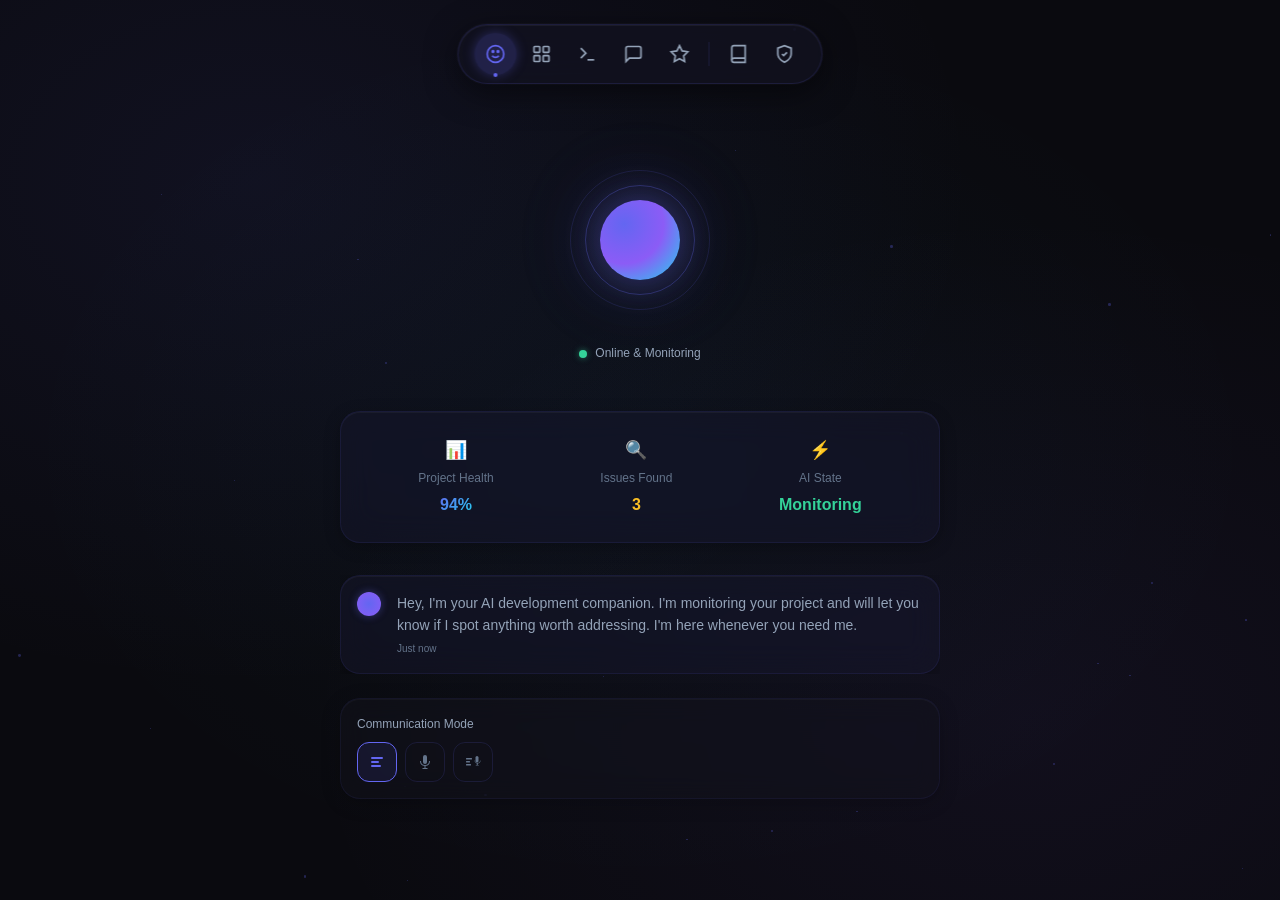
<file: index.html>
<!DOCTYPE html>
<html lang="en">
<head>
  <meta charset="UTF-8">
  <meta name="viewport" content="width=device-width, initial-scale=1.0">
  <title>AI Development Companion</title>
  <link rel="stylesheet" href="css/main.css">
  <link rel="stylesheet" href="css/glassmorphism.css">
  <link rel="stylesheet" href="css/animations.css">
</head>
<body>
  <div id="app">
    <!-- Ambient Particles Background -->
    <div class="ambient-particles" id="ambient-particles"></div>

    <!-- Notification Container -->
    <div class="notification-container" id="notification-container"></div>

    <!-- Floating Dock Navigation -->
    <nav class="floating-dock glass-dock">
      <button class="dock-item active" data-panel="companion" title="AI Companion">
        <svg width="20" height="20" viewBox="0 0 24 24" fill="none" stroke="currentColor" stroke-width="2">
          <circle cx="12" cy="12" r="10"/><path d="M8 14s1.5 2 4 2 4-2 4-2"/><circle cx="9" cy="9" r="1" fill="currentColor"/><circle cx="15" cy="9" r="1" fill="currentColor"/>
        </svg>
        <span class="dock-tooltip">Companion (Ctrl+1)</span>
      </button>
      <button class="dock-item" data-panel="dashboard" title="Dashboard">
        <svg width="20" height="20" viewBox="0 0 24 24" fill="none" stroke="currentColor" stroke-width="2">
          <rect x="3" y="3" width="7" height="7" rx="1"/><rect x="14" y="3" width="7" height="7" rx="1"/><rect x="3" y="14" width="7" height="7" rx="1"/><rect x="14" y="14" width="7" height="7" rx="1"/>
        </svg>
        <span class="dock-tooltip">Dashboard (Ctrl+2)</span>
      </button>
      <button class="dock-item" data-panel="terminal" title="Terminal">
        <svg width="20" height="20" viewBox="0 0 24 24" fill="none" stroke="currentColor" stroke-width="2">
          <polyline points="4 17 10 11 4 5"/><line x1="12" y1="19" x2="20" y2="19"/>
        </svg>
        <span class="dock-tooltip">Terminal (Ctrl+3)</span>
      </button>
      <button class="dock-item" data-panel="conversation" title="Conversation">
        <svg width="20" height="20" viewBox="0 0 24 24" fill="none" stroke="currentColor" stroke-width="2">
          <path d="M21 15a2 2 0 01-2 2H7l-4 4V5a2 2 0 012-2h14a2 2 0 012 2z"/>
        </svg>
        <span class="dock-tooltip">Conversation (Ctrl+4)</span>
      </button>
      <button class="dock-item" data-panel="features" title="Features">
        <svg width="20" height="20" viewBox="0 0 24 24" fill="none" stroke="currentColor" stroke-width="2">
          <polygon points="12 2 15.09 8.26 22 9.27 17 14.14 18.18 21.02 12 17.77 5.82 21.02 7 14.14 2 9.27 8.91 8.26 12 2"/>
        </svg>
        <span class="dock-tooltip">Features (Ctrl+5)</span>
      </button>
      <div class="dock-separator"></div>
      <button class="dock-item" data-panel="knowledge" title="Knowledge Base">
        <svg width="20" height="20" viewBox="0 0 24 24" fill="none" stroke="currentColor" stroke-width="2">
          <path d="M4 19.5A2.5 2.5 0 016.5 17H20"/><path d="M6.5 2H20v20H6.5A2.5 2.5 0 014 19.5v-15A2.5 2.5 0 016.5 2z"/>
        </svg>
        <span class="dock-tooltip">Knowledge Base (Ctrl+6)</span>
      </button>
      <button class="dock-item" data-panel="crossverify" title="Cross Verify">
        <svg width="20" height="20" viewBox="0 0 24 24" fill="none" stroke="currentColor" stroke-width="2">
          <path d="M12 22s8-4 8-10V5l-8-3-8 3v7c0 6 8 10 8 10z"/><path d="M9 12l2 2 4-4"/>
        </svg>
        <span class="dock-tooltip">Cross Verify (Ctrl+7)</span>
      </button>
    </nav>

    <!-- Main Content Area -->
    <main class="main-content">
      <!-- Companion Panel -->
      <section class="panel active" id="panel-companion">
        <div id="companion-container">
          <div class="companion-orb-section"></div>
          <div class="companion-status"></div>
          <div class="companion-messages"></div>
          <div class="companion-voice-mode"></div>
        </div>
      </section>

      <!-- Dashboard Panel -->
      <section class="panel" id="panel-dashboard"></section>

      <!-- Terminal Panel -->
      <section class="panel" id="panel-terminal"></section>

      <!-- Conversation Panel -->
      <section class="panel" id="panel-conversation"></section>

      <!-- Features Panel -->
      <section class="panel" id="panel-features"></section>

      <!-- Knowledge Base Panel -->
      <section class="panel" id="panel-knowledge"></section>

      <!-- Cross Verify Panel -->
      <section class="panel" id="panel-crossverify"></section>
    </main>
  </div>

  <style>
    /* ============================================
       Inline Component Styles
       ============================================ */

    /* Companion Orb Styles */
    .companion-orb-section {
      display: flex;
      justify-content: center;
      padding: var(--space-2xl) 0;
    }

    .orb-wrapper {
      display: flex;
      flex-direction: column;
      align-items: center;
      gap: var(--space-lg);
    }

    .orb-container {
      position: relative;
      width: 160px;
      height: 160px;
      display: flex;
      align-items: center;
      justify-content: center;
    }

    .orb-core {
      width: 80px;
      height: 80px;
      border-radius: 50%;
      background: radial-gradient(circle at 30% 30%, var(--accent-primary), var(--accent-secondary), var(--accent-cyan));
      animation: breathing 4s ease-in-out infinite, morphShape 8s ease-in-out infinite;
      box-shadow:
        0 0 40px rgba(99, 102, 241, 0.4),
        0 0 80px rgba(139, 92, 246, 0.2),
        0 0 120px rgba(34, 211, 238, 0.1);
    }

    .orb-inner-ring {
      position: absolute;
      width: 110px;
      height: 110px;
      border-radius: 50%;
      border: 1px solid rgba(99, 102, 241, 0.3);
      animation: orbInnerPulse 4s ease-in-out infinite;
    }

    .orb-outer-ring {
      position: absolute;
      width: 140px;
      height: 140px;
      border-radius: 50%;
      border: 1px solid rgba(99, 102, 241, 0.15);
      animation: orbInnerPulse 4s ease-in-out infinite 1s;
    }

    .orb-particles {
      position: absolute;
      width: 100%;
      height: 100%;
      pointer-events: none;
    }

    .orb-particle {
      position: absolute;
      width: 3px;
      height: 3px;
      background: var(--accent-primary);
      border-radius: 50%;
      top: 50%;
      left: 50%;
      opacity: 0;
      animation: analyzeParticle 3s ease-out infinite;
      animation-delay: var(--delay);
      --tx: calc(cos(var(--angle)) * var(--distance));
      --ty: calc(sin(var(--angle)) * var(--distance));
    }

    .orb-waveform {
      position: absolute;
      display: none;
      align-items: center;
      gap: 3px;
      height: 40px;
    }

    .orb-analyzing .orb-core {
      background: radial-gradient(circle at 30% 30%, var(--accent-amber), var(--accent-primary));
      animation: breathing 2s ease-in-out infinite, morphShape 4s ease-in-out infinite;
      box-shadow:
        0 0 40px rgba(251, 191, 36, 0.4),
        0 0 80px rgba(251, 191, 36, 0.2);
    }

    .orb-analyzing .orb-inner-ring {
      animation: thinking 3s linear infinite;
      border-color: rgba(251, 191, 36, 0.4);
    }

    .orb-speaking .orb-waveform {
      display: flex;
    }

    .orb-speaking .orb-core {
      background: radial-gradient(circle at 30% 30%, var(--accent-cyan), var(--accent-primary));
      box-shadow:
        0 0 50px rgba(34, 211, 238, 0.5),
        0 0 100px rgba(99, 102, 241, 0.25);
    }

    .wave-bar {
      width: 3px;
      height: 4px;
      background: var(--accent-cyan);
      border-radius: var(--radius-full);
      animation: waveform 0.8s ease-in-out infinite;
      animation-delay: var(--delay);
    }

    .orb-label {
      display: flex;
      align-items: center;
      gap: var(--space-sm);
      font-size: var(--font-size-xs);
      color: var(--text-secondary);
    }

    .mini-orb {
      width: 24px;
      height: 24px;
      border-radius: 50%;
      background: radial-gradient(circle, var(--accent-primary), var(--accent-secondary));
      box-shadow: 0 0 8px rgba(99, 102, 241, 0.4);
      animation: breathing 4s ease-in-out infinite;
    }

    .mini-orb-user {
      background: radial-gradient(circle, var(--accent-cyan), var(--accent-emerald));
    }

    /* Companion Status */
    .companion-status {
      margin: 0 auto;
      max-width: 600px;
    }

    .status-card {
      padding: var(--space-lg);
      border-radius: var(--radius-lg);
    }

    .status-row {
      display: flex;
      justify-content: space-around;
      align-items: center;
    }

    .status-item {
      display: flex;
      flex-direction: column;
      align-items: center;
      gap: var(--space-xs);
    }

    .status-icon {
      font-size: var(--font-size-lg);
    }

    .status-label {
      font-size: var(--font-size-xs);
      color: var(--text-tertiary);
    }

    .status-value {
      font-size: var(--font-size-md);
      font-weight: 700;
    }

    /* Companion Messages */
    .companion-messages {
      max-width: 600px;
      margin: var(--space-xl) auto 0;
    }

    .messages-wrapper {
      max-height: 300px;
      overflow-y: auto;
    }

    .message-list {
      display: flex;
      flex-direction: column;
      gap: var(--space-md);
    }

    .ai-message {
      display: flex;
      gap: var(--space-md);
      padding: var(--space-md);
      border-radius: var(--radius-lg);
    }

    .ai-message-avatar {
      flex-shrink: 0;
    }

    .ai-message-content {
      flex: 1;
    }

    .ai-message-text {
      font-size: var(--font-size-sm);
      color: var(--text-secondary);
      line-height: 1.6;
    }

    .ai-message-time {
      font-size: 10px;
      color: var(--text-tertiary);
      margin-top: var(--space-xs);
      display: block;
    }

    /* Voice Mode */
    .companion-voice-mode {
      max-width: 600px;
      margin: var(--space-lg) auto 0;
    }

    .voice-mode-label {
      display: block;
      margin-bottom: var(--space-sm);
    }

    .voice-mode-options {
      display: flex;
      gap: var(--space-sm);
    }

    .voice-mode-btn {
      display: flex;
      align-items: center;
      justify-content: center;
      width: 40px;
      height: 40px;
      border-radius: var(--radius-md);
      border: 1px solid var(--border-subtle);
      background: transparent;
      color: var(--text-tertiary);
      cursor: pointer;
      transition: var(--transition-fast);
    }

    .voice-mode-btn:hover {
      color: var(--text-primary);
      border-color: var(--border-medium);
    }

    .voice-mode-btn.active {
      color: var(--accent-primary);
      border-color: var(--accent-primary);
      background: rgba(99, 102, 241, 0.1);
    }

    /* Terminal Styles */
    .terminal-layout {
      display: grid;
      grid-template-columns: 1.5fr 1fr;
      gap: var(--space-lg);
    }

    .terminal-window {
      overflow: hidden;
    }

    .terminal-titlebar {
      display: flex;
      align-items: center;
      padding: var(--space-sm) var(--space-md);
      border-bottom: 1px solid var(--border-subtle);
      gap: var(--space-md);
    }

    .terminal-dots {
      display: flex;
      gap: 6px;
    }

    .dot {
      width: 10px;
      height: 10px;
      border-radius: 50%;
    }

    .dot-red { background: #ff5f57; }
    .dot-yellow { background: #ffbd2e; }
    .dot-green { background: #28c840; }

    .terminal-title {
      font-size: var(--font-size-xs);
      color: var(--text-tertiary);
      flex: 1;
    }

    .terminal-tabs {
      display: flex;
      gap: var(--space-sm);
    }

    .terminal-tab {
      font-size: var(--font-size-xs);
      color: var(--text-tertiary);
      padding: 2px 8px;
      border-radius: var(--radius-sm);
      cursor: pointer;
    }

    .terminal-tab.active {
      color: var(--text-primary);
      background: rgba(99, 102, 241, 0.1);
    }

    .terminal-body {
      padding: var(--space-md);
      font-family: var(--font-mono);
      font-size: var(--font-size-xs);
      line-height: 1.8;
      max-height: 400px;
      overflow-y: auto;
      color: var(--text-secondary);
    }

    .terminal-prompt {
      color: var(--text-tertiary);
    }

    .prompt-user { color: var(--accent-emerald); }
    .prompt-at { color: var(--text-tertiary); }
    .prompt-host { color: var(--accent-cyan); }
    .prompt-path { color: var(--accent-primary); margin-left: 4px; }
    .prompt-symbol { color: var(--accent-amber); margin: 0 4px; }
    .prompt-command { color: var(--text-primary); }

    .terminal-line { min-height: 1.4em; }
    .terminal-error { color: var(--accent-rose); }
    .terminal-error-cont { color: var(--accent-rose); padding-left: 1em; }
    .terminal-error-location { color: var(--accent-amber); padding-left: 1em; }
    .terminal-error-summary { color: var(--accent-rose); font-weight: 600; }
    .terminal-success { color: var(--accent-emerald); }
    .terminal-info { color: var(--text-secondary); }
    .terminal-code { color: var(--text-primary); padding-left: 2em; }
    .terminal-pointer { color: var(--accent-rose); padding-left: 2em; }

    /* Analysis Panel */
    .terminal-analysis {
      position: sticky;
      top: 0;
    }

    .analysis-header {
      display: flex;
      align-items: center;
      gap: var(--space-sm);
      margin-bottom: var(--space-md);
      color: var(--accent-primary);
    }

    .analysis-thinking {
      display: flex;
      align-items: center;
      gap: var(--space-sm);
      padding: var(--space-md);
    }

    .thinking-dots {
      display: flex;
      gap: 4px;
    }

    .thinking-dot {
      width: 6px;
      height: 6px;
      border-radius: 50%;
      background: var(--accent-primary);
      animation: bounce 1.4s ease-in-out infinite;
    }

    .thinking-dot:nth-child(2) { animation-delay: 0.2s; }
    .thinking-dot:nth-child(3) { animation-delay: 0.4s; }

    /* Root Cause Analysis */
    .rca-header {
      display: flex;
      gap: var(--space-sm);
      margin-bottom: var(--space-lg);
    }

    .rca-section {
      margin-bottom: var(--space-md);
      padding-bottom: var(--space-md);
      border-bottom: 1px solid var(--border-subtle);
    }

    .rca-section:last-of-type {
      border-bottom: none;
    }

    .rca-label {
      font-size: var(--font-size-xs);
      color: var(--accent-primary);
      text-transform: uppercase;
      letter-spacing: 0.05em;
      margin-bottom: var(--space-xs);
      font-weight: 600;
    }

    .rca-text {
      font-size: var(--font-size-sm);
      color: var(--text-secondary);
      line-height: 1.6;
    }

    .rca-text code {
      background: rgba(99, 102, 241, 0.1);
      padding: 1px 6px;
      border-radius: 4px;
      font-family: var(--font-mono);
      font-size: var(--font-size-xs);
      color: var(--accent-tertiary);
    }

    .rca-code {
      font-family: var(--font-mono);
      font-size: var(--font-size-xs);
      line-height: 1.8;
      color: var(--text-secondary);
    }

    .code-comment { color: var(--text-tertiary); font-style: italic; }
    .code-keyword { color: var(--accent-primary); }
    .code-fn { color: var(--accent-cyan); }
    .code-string { color: var(--accent-emerald); }

    .rca-actions {
      display: flex;
      gap: var(--space-sm);
    }

    /* Conversation Styles */
    .conversation-layout {
      display: grid;
      grid-template-columns: 1fr 280px;
      gap: var(--space-lg);
      height: calc(100vh - 200px);
    }

    .chat-container {
      display: flex;
      flex-direction: column;
      overflow: hidden;
    }

    .chat-messages {
      flex: 1;
      overflow-y: auto;
      padding: var(--space-lg);
      display: flex;
      flex-direction: column;
      gap: var(--space-md);
    }

    .chat-message {
      display: flex;
      gap: var(--space-sm);
      max-width: 85%;
    }

    .chat-message.user-msg {
      align-self: flex-end;
      flex-direction: row-reverse;
    }

    .msg-avatar {
      flex-shrink: 0;
      width: 32px;
      height: 32px;
      border-radius: 50%;
      display: flex;
      align-items: center;
      justify-content: center;
    }

    .ai-avatar {
      background: rgba(99, 102, 241, 0.15);
    }

    .user-avatar {
      background: rgba(34, 211, 238, 0.15);
      color: var(--accent-cyan);
    }

    .msg-content {
      padding: var(--space-sm) var(--space-md);
      border-radius: var(--radius-md);
      background: rgba(99, 102, 241, 0.08);
      border: 1px solid var(--border-subtle);
    }

    .msg-content p {
      font-size: var(--font-size-sm);
      line-height: 1.6;
      color: var(--text-secondary);
    }

    .msg-content code {
      background: rgba(99, 102, 241, 0.15);
      padding: 1px 5px;
      border-radius: 3px;
      font-family: var(--font-mono);
      font-size: var(--font-size-xs);
      color: var(--accent-tertiary);
    }

    .user-msg .msg-content {
      background: rgba(34, 211, 238, 0.08);
      border-color: rgba(34, 211, 238, 0.15);
    }

    .chat-typing-indicator {
      display: flex;
      align-items: center;
      gap: var(--space-sm);
      padding: var(--space-sm) var(--space-lg);
    }

    .typing-dots {
      display: flex;
      gap: 4px;
    }

    .typing-dots span {
      width: 6px;
      height: 6px;
      border-radius: 50%;
      background: var(--accent-primary);
      animation: bounce 1.4s ease-in-out infinite;
    }

    .typing-dots span:nth-child(2) { animation-delay: 0.2s; }
    .typing-dots span:nth-child(3) { animation-delay: 0.4s; }

    .chat-input-area {
      padding: var(--space-md) var(--space-lg);
      border-top: 1px solid var(--border-subtle);
    }

    .chat-input-wrapper {
      display: flex;
      align-items: center;
      gap: var(--space-sm);
      padding: var(--space-xs) var(--space-sm);
      border: 1px solid var(--border-subtle);
    }

    .chat-input {
      flex: 1;
      background: transparent;
      border: none;
      color: var(--text-primary);
      font-size: var(--font-size-sm);
      padding: var(--space-sm);
      outline: none;
      font-family: var(--font-sans);
    }

    .chat-input::placeholder {
      color: var(--text-tertiary);
    }

    .chat-send-btn {
      flex-shrink: 0;
    }

    .chat-suggestions {
      display: flex;
      flex-wrap: wrap;
      gap: var(--space-xs);
      margin-top: var(--space-sm);
    }

    .suggestion-chip {
      cursor: pointer;
      transition: var(--transition-fast);
      font-size: var(--font-size-xs);
      padding: 4px 12px;
      background: rgba(99, 102, 241, 0.08);
      border: 1px solid rgba(99, 102, 241, 0.15);
      border-radius: var(--radius-full);
      color: var(--text-accent);
    }

    .suggestion-chip:hover {
      background: rgba(99, 102, 241, 0.15);
      border-color: rgba(99, 102, 241, 0.3);
      transform: translateY(-1px);
    }

    .conversation-sidebar {
      display: flex;
      flex-direction: column;
      gap: var(--space-md);
      overflow-y: auto;
    }

    .context-items, .memory-items {
      display: flex;
      flex-direction: column;
      gap: var(--space-sm);
    }

    .context-item {
      display: flex;
      flex-direction: column;
      gap: 2px;
      padding-bottom: var(--space-sm);
      border-bottom: 1px solid var(--border-subtle);
    }

    /* Dashboard Styles */
    .dashboard-grid {
      display: grid;
      grid-template-columns: repeat(4, 1fr);
      gap: var(--space-md);
    }

    .gauge-card {
      display: flex;
      flex-direction: column;
      align-items: center;
      padding: var(--space-lg);
      border-radius: var(--radius-lg);
      text-align: center;
    }

    .gauge-svg-container {
      position: relative;
      width: 80px;
      height: 80px;
      margin-bottom: var(--space-sm);
    }

    .gauge-svg {
      width: 100%;
      height: 100%;
    }

    .gauge-value-overlay {
      position: absolute;
      top: 50%;
      left: 50%;
      transform: translate(-50%, -50%);
      display: flex;
      align-items: baseline;
    }

    .gauge-number {
      font-size: var(--font-size-lg);
      font-weight: 700;
      color: var(--text-primary);
    }

    .gauge-percent {
      font-size: var(--font-size-xs);
      color: var(--text-tertiary);
    }

    .gauge-label {
      font-size: var(--font-size-xs);
      color: var(--text-secondary);
      margin-bottom: var(--space-xs);
    }

    .gauge-trend {
      display: flex;
      align-items: center;
      gap: 4px;
      font-size: var(--font-size-xs);
    }

    .dashboard-overall {
      display: flex;
      align-items: center;
    }

    .overall-score {
      display: flex;
      flex-direction: column;
      align-items: center;
    }

    .trends-grid {
      display: grid;
      grid-template-columns: repeat(4, 1fr);
      gap: var(--space-sm);
    }

    .trend-card {
      padding: var(--space-sm) var(--space-md);
    }

    .trend-header {
      display: flex;
      justify-content: space-between;
      margin-bottom: var(--space-xs);
    }

    .sparkline-container {
      height: 30px;
    }

    .sparkline {
      width: 100%;
      height: 100%;
    }

    .insight-item {
      display: flex;
      flex-direction: column;
      gap: var(--space-xs);
    }

    /* Features Grid */
    .features-grid {
      display: grid;
      grid-template-columns: repeat(2, 1fr);
      gap: var(--space-lg);
    }

    .feature-card-header {
      display: flex;
      align-items: center;
      gap: var(--space-md);
      margin-bottom: var(--space-md);
    }

    .feature-icon {
      width: 48px;
      height: 48px;
      display: flex;
      align-items: center;
      justify-content: center;
      border-radius: var(--radius-md);
      background: rgba(99, 102, 241, 0.1);
    }

    .feature-title {
      font-size: var(--font-size-md);
      font-weight: 600;
    }

    .feature-description {
      margin-bottom: var(--space-md);
      line-height: 1.5;
    }

    .feature-details {
      display: flex;
      flex-direction: column;
      gap: var(--space-xs);
    }

    .feature-detail-row {
      display: flex;
      justify-content: space-between;
      align-items: center;
      padding: var(--space-xs) 0;
      border-bottom: 1px solid var(--border-subtle);
    }

    .detail-label {
      font-size: var(--font-size-xs);
      color: var(--text-tertiary);
    }

    .detail-value {
      font-size: var(--font-size-xs);
      color: var(--text-primary);
      font-weight: 500;
    }

    .feature-stats {
      display: flex;
      gap: var(--space-lg);
    }

    .feature-stat {
      display: flex;
      flex-direction: column;
      align-items: center;
    }

    .stat-value {
      font-size: var(--font-size-lg);
      font-weight: 700;
      color: var(--text-primary);
    }

    .stat-label {
      font-size: 10px;
      color: var(--text-tertiary);
      text-transform: uppercase;
      letter-spacing: 0.03em;
    }

    .feature-predictions, .feature-deps, .feature-violations, .feature-analysis {
      display: flex;
      flex-direction: column;
      gap: var(--space-sm);
    }

    .prediction-row {
      display: flex;
      justify-content: space-between;
      align-items: center;
      gap: var(--space-sm);
    }

    .prediction-info {
      display: flex;
      flex-direction: column;
      min-width: 0;
    }

    .prediction-file {
      font-size: var(--font-size-xs);
      color: var(--text-primary);
      font-family: var(--font-mono);
    }

    .prediction-risk {
      font-size: 10px;
      color: var(--text-tertiary);
    }

    .prediction-confidence {
      display: flex;
      align-items: center;
      gap: var(--space-xs);
      flex-shrink: 0;
    }

    .dep-row {
      display: flex;
      align-items: center;
      gap: var(--space-sm);
      padding: var(--space-xs) 0;
    }

    .dep-name {
      font-size: var(--font-size-xs);
      font-family: var(--font-mono);
      color: var(--text-primary);
      flex: 1;
    }

    .dep-version {
      margin-right: var(--space-sm);
    }

    .violation-row, .analysis-row {
      display: flex;
      align-items: center;
      gap: var(--space-sm);
      padding: var(--space-xs) 0;
    }

    .violation-text, .analysis-text {
      color: var(--text-secondary);
    }

    /* Knowledge Base Styles */
    .kb-search-container {
      margin-bottom: var(--space-lg);
    }

    .kb-search {
      width: 100%;
      padding: var(--space-md) var(--space-lg);
      font-size: var(--font-size-md);
      border-radius: var(--radius-lg);
    }

    .kb-languages-grid {
      display: grid;
      grid-template-columns: repeat(3, 1fr);
      gap: var(--space-md);
    }

    .kb-language-card {
      transition: var(--transition-base);
    }

    .kb-language-card:hover {
      transform: translateY(-3px);
    }

    .kb-lang-header {
      display: flex;
      align-items: center;
      gap: var(--space-md);
      margin-bottom: var(--space-sm);
    }

    .kb-lang-name {
      font-size: var(--font-size-md);
      font-weight: 600;
    }

    .kb-lang-tags {
      margin-bottom: var(--space-md);
    }

    .kb-lang-stats {
      display: flex;
      justify-content: space-around;
      padding-top: var(--space-md);
      border-top: 1px solid var(--border-subtle);
    }

    .kb-stat {
      display: flex;
      flex-direction: column;
      align-items: center;
    }

    .kb-stat-value {
      font-size: var(--font-size-lg);
      font-weight: 700;
      color: var(--text-primary);
    }

    .kb-stat-label {
      font-size: 10px;
      color: var(--text-tertiary);
      text-transform: uppercase;
    }

    .kb-detail-header {
      display: flex;
      justify-content: space-between;
      align-items: center;
      margin-bottom: var(--space-xl);
    }

    .kb-detail-title {
      display: flex;
      align-items: center;
      gap: var(--space-md);
    }

    .kb-detail-grid {
      display: grid;
      grid-template-columns: repeat(2, 1fr);
      gap: var(--space-lg);
    }

    .kb-section-title {
      font-size: var(--font-size-sm);
      font-weight: 600;
      margin-bottom: var(--space-md);
      color: var(--text-primary);
    }

    .kb-list {
      list-style: none;
      display: flex;
      flex-direction: column;
      gap: var(--space-xs);
    }

    .kb-list-item {
      font-size: var(--font-size-xs);
      color: var(--text-secondary);
      padding: var(--space-xs) var(--space-sm);
      border-left: 2px solid var(--border-subtle);
      transition: var(--transition-fast);
    }

    .kb-list-item:hover {
      border-left-color: var(--accent-primary);
      color: var(--text-primary);
    }

    .kb-list-warning .kb-list-item {
      border-left-color: rgba(251, 191, 36, 0.3);
    }

    .kb-list-warning .kb-list-item:hover {
      border-left-color: var(--accent-amber);
    }

    .kb-list-success .kb-list-item {
      border-left-color: rgba(52, 211, 153, 0.3);
    }

    .kb-list-success .kb-list-item:hover {
      border-left-color: var(--accent-emerald);
    }

    .kb-tags-grid {
      display: flex;
      flex-wrap: wrap;
      gap: var(--space-xs);
    }

    /* Scan Results */
    .scan-header {
      display: flex;
      justify-content: space-between;
      align-items: center;
      margin-bottom: var(--space-sm);
    }

    .scan-findings {
      display: flex;
      flex-direction: column;
      gap: var(--space-sm);
      max-height: 300px;
      overflow-y: auto;
    }

    .scan-finding {
      padding: var(--space-sm) var(--space-md);
      border-radius: var(--radius-sm);
      background: rgba(10, 10, 15, 0.4);
      border: 1px solid var(--border-subtle);
    }

    .scan-finding-header {
      display: flex;
      justify-content: space-between;
      align-items: center;
      margin-bottom: var(--space-xs);
    }

    .scan-lib-name {
      font-size: var(--font-size-xs);
      font-family: var(--font-mono);
      color: var(--text-primary);
      font-weight: 500;
    }

    .scan-finding-body {
      display: flex;
      flex-direction: column;
      gap: 2px;
    }

    /* Cross Verify Styles */
    .cv-layout {
      display: flex;
      flex-direction: column;
      gap: var(--space-lg);
    }

    .cv-code-header {
      display: flex;
      justify-content: space-between;
      align-items: center;
      margin-bottom: var(--space-md);
    }

    .cv-code-actions {
      display: flex;
      gap: var(--space-sm);
    }

    .cv-code-input {
      width: 100%;
      background: rgba(10, 10, 15, 0.6);
      border: 1px solid var(--border-subtle);
      border-radius: var(--radius-md);
      color: var(--text-primary);
      outline: none;
      transition: var(--transition-fast);
    }

    .cv-code-input:focus {
      border-color: var(--accent-primary);
      box-shadow: 0 0 12px rgba(99, 102, 241, 0.2);
    }

    .cv-models-grid {
      display: grid;
      grid-template-columns: repeat(3, 1fr);
      gap: var(--space-md);
    }

    .cv-model-card {
      transition: var(--transition-base);
    }

    .cv-model-header {
      display: flex;
      justify-content: space-between;
      align-items: flex-start;
      margin-bottom: var(--space-sm);
    }

    .cv-model-identity {
      display: flex;
      align-items: center;
      gap: var(--space-sm);
    }

    .cv-model-name {
      font-size: var(--font-size-sm);
      font-weight: 600;
    }

    .cv-model-speciality {
      margin-bottom: var(--space-md);
    }

    .cv-model-results {
      min-height: 60px;
    }

    .cv-model-idle {
      display: flex;
      align-items: center;
      justify-content: center;
      min-height: 60px;
    }

    .cv-checking-animation {
      display: flex;
      align-items: center;
      gap: var(--space-sm);
      justify-content: center;
      padding: var(--space-md);
    }

    .cv-model-result {
      display: flex;
      flex-direction: column;
      gap: var(--space-sm);
    }

    .cv-findings-list {
      display: flex;
      flex-direction: column;
      gap: var(--space-xs);
    }

    .cv-finding {
      display: flex;
      align-items: flex-start;
      gap: var(--space-sm);
      padding: var(--space-xs) 0;
    }

    .cv-finding-badge {
      flex-shrink: 0;
    }

    .cv-finding-text {
      color: var(--text-secondary);
      line-height: 1.4;
    }

    /* Consensus Section */
    .cv-consensus-grid {
      display: flex;
      flex-direction: column;
      gap: var(--space-lg);
    }

    .cv-consensus-summary {
      display: grid;
      grid-template-columns: repeat(4, 1fr);
      gap: var(--space-md);
    }

    .cv-consensus-stat {
      display: flex;
      flex-direction: column;
      align-items: center;
      padding: var(--space-md);
      border-radius: var(--radius-md);
      background: rgba(10, 10, 15, 0.3);
    }

    .cv-stat-number {
      font-size: var(--font-size-2xl);
      font-weight: 800;
    }

    .cv-stat-label {
      font-size: var(--font-size-xs);
      color: var(--text-tertiary);
      margin-top: var(--space-xs);
    }

    .cv-agreements {
      margin-top: var(--space-md);
    }

    .cv-agreement-header {
      display: flex;
      justify-content: space-between;
      align-items: center;
    }

    .cv-model-votes {
      display: flex;
      gap: var(--space-xs);
      margin-top: var(--space-sm);
    }

    .cv-vote-icon {
      font-size: var(--font-size-sm);
    }

    .cv-fix-code {
      padding: var(--space-md);
      background: rgba(10, 10, 15, 0.4);
      border-radius: var(--radius-md);
    }

    .cv-verdict {
      margin-top: var(--space-lg);
    }

    /* Responsive adjustments */
    @media (max-width: 1200px) {
      .cv-models-grid {
        grid-template-columns: repeat(2, 1fr);
      }
      .kb-languages-grid {
        grid-template-columns: repeat(2, 1fr);
      }
      .dashboard-grid {
        grid-template-columns: repeat(3, 1fr);
      }
      .trends-grid {
        grid-template-columns: repeat(3, 1fr);
      }
    }

    @media (max-width: 900px) {
      .features-grid {
        grid-template-columns: 1fr;
      }
      .conversation-layout {
        grid-template-columns: 1fr;
      }
      .terminal-layout {
        grid-template-columns: 1fr;
      }
      .kb-detail-grid {
        grid-template-columns: 1fr;
      }
      .cv-models-grid {
        grid-template-columns: 1fr;
      }
      .cv-consensus-summary {
        grid-template-columns: repeat(2, 1fr);
      }
    }
  </style>

  <!-- JavaScript Files (loaded in dependency order) -->
  <script src="js/features.js"></script>
  <script src="js/knowledge.js"></script>
  <script src="js/acorn.min.js"></script>
  <script src="js/crossverify.js"></script>
  <script src="js/companion.js"></script>
  <script src="js/dashboard.js"></script>
  <script src="js/terminal.js"></script>
  <script src="js/conversation.js"></script>
  <script src="js/app.js"></script>
</body>
</html>
</file>
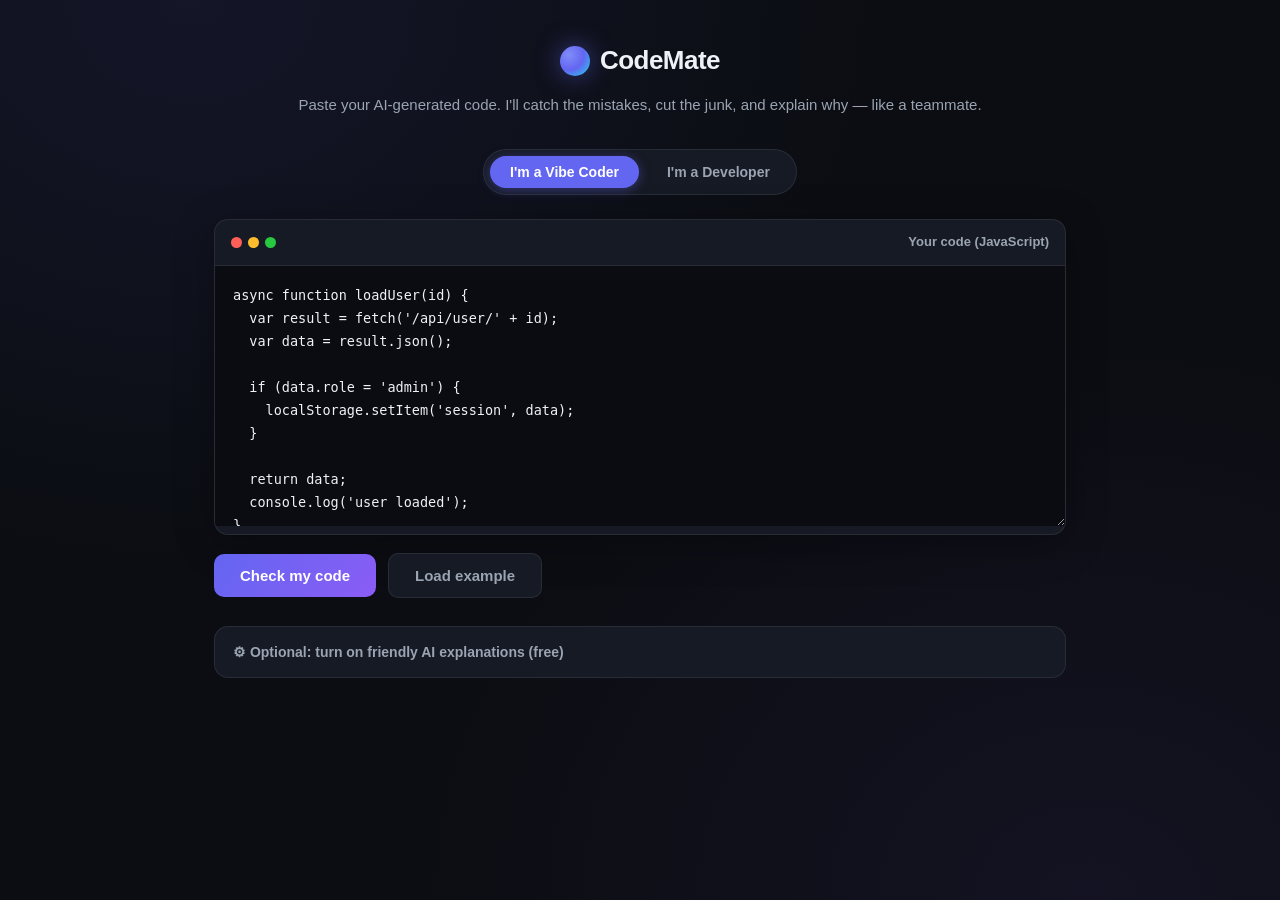
<file: codemate/index.html>
<!DOCTYPE html>
<html lang="en">
<head>
  <meta charset="UTF-8">
  <meta name="viewport" content="width=device-width, initial-scale=1.0">
  <title>CodeMate — catches AI's mistakes, cuts the junk, explains it simply</title>
  <link rel="stylesheet" href="css/style.css">
</head>
<body>
  <div class="wrap">
    <!-- Header -->
    <header class="header">
      <div class="logo">
        <span class="logo-dot"></span>
        <span>CodeMate</span>
      </div>
      <p class="tagline">Paste your AI-generated code. I'll catch the mistakes, cut the junk, and explain why — like a teammate.</p>
    </header>

    <!-- Audience selector -->
    <div class="audience">
      <button class="active" data-mode="vibe">I'm a Vibe Coder</button>
      <button data-mode="dev">I'm a Developer</button>
    </div>

    <!-- Code editor -->
    <div class="editor-card">
      <div class="editor-head">
        <div class="dots"><span class="d-red"></span><span class="d-yellow"></span><span class="d-green"></span></div>
        <span class="label">Your code (JavaScript)</span>
      </div>
      <textarea id="code" spellcheck="false" placeholder="Paste the code your AI tool gave you here..."></textarea>
    </div>

    <!-- Actions -->
    <div class="actions">
      <button class="btn btn-primary" id="check-btn">Check my code</button>
      <button class="btn btn-ghost" id="sample-btn">Load example</button>
    </div>

    <!-- Summary stats -->
    <div class="summary" id="summary" style="display:none;"></div>

    <!-- Results -->
    <div id="results"></div>

    <!-- Optional AI settings -->
    <details class="settings">
      <summary>⚙︎ Optional: turn on friendly AI explanations (free)</summary>
      <div class="settings-body">
        <p class="hint">The bug detection above already works with zero setup. This only adds a friendlier, conversational explanation using a free AI. Your key stays in your browser and is never sent to us.</p>
        <label>Explanation AI</label>
        <select id="provider">
          <option value="none">None (detection only — no AI)</option>
          <option value="groq">Groq — Llama 3.1 (free, fast)</option>
          <option value="gemini">Google Gemini (free)</option>
        </select>
        <p class="hint" id="provider-hint"></p>
        <div id="key-wrap" style="display:none;">
          <label>Your API key</label>
          <input type="password" id="api-key" placeholder="Paste your free API key here" autocomplete="off">
        </div>
      </div>
    </details>
  </div>

  <!-- Scripts: parser first, then brain, then app -->
  <script src="js/acorn.min.js"></script>
  <script src="js/analyzer.js"></script>
  <script src="js/app.js"></script>
</body>
</html>
</file>
<file: css/main.css>
/* ============================================
   AI Development Companion - Design System
   Premium Dark Theme with Accent Colors
   ============================================ */

:root {
  /* Color System */
  --bg-primary: #0a0a0f;
  --bg-secondary: #12121a;
  --bg-tertiary: #1a1a2e;
  --bg-elevated: #16162a;
  --bg-surface: rgba(22, 22, 42, 0.6);

  /* Accent Colors */
  --accent-primary: #6366f1;
  --accent-secondary: #8b5cf6;
  --accent-tertiary: #a78bfa;
  --accent-glow: rgba(99, 102, 241, 0.4);
  --accent-cyan: #22d3ee;
  --accent-emerald: #34d399;
  --accent-amber: #fbbf24;
  --accent-rose: #fb7185;

  /* Text Colors */
  --text-primary: #f1f5f9;
  --text-secondary: #94a3b8;
  --text-tertiary: #64748b;
  --text-accent: #a5b4fc;

  /* Border Colors */
  --border-subtle: rgba(99, 102, 241, 0.15);
  --border-medium: rgba(99, 102, 241, 0.3);
  --border-strong: rgba(99, 102, 241, 0.5);

  /* Spacing Scale */
  --space-xs: 4px;
  --space-sm: 8px;
  --space-md: 16px;
  --space-lg: 24px;
  --space-xl: 32px;
  --space-2xl: 48px;
  --space-3xl: 64px;

  /* Border Radius */
  --radius-sm: 6px;
  --radius-md: 12px;
  --radius-lg: 20px;
  --radius-xl: 28px;
  --radius-full: 9999px;

  /* Typography */
  --font-sans: -apple-system, BlinkMacSystemFont, 'Segoe UI', Roboto, 'Helvetica Neue', Arial, sans-serif;
  --font-mono: 'SF Mono', 'Fira Code', 'Cascadia Code', 'JetBrains Mono', Consolas, monospace;
  --font-size-xs: 0.75rem;
  --font-size-sm: 0.875rem;
  --font-size-md: 1rem;
  --font-size-lg: 1.125rem;
  --font-size-xl: 1.25rem;
  --font-size-2xl: 1.5rem;
  --font-size-3xl: 2rem;
  --font-size-4xl: 2.5rem;

  /* Shadows */
  --shadow-sm: 0 2px 8px rgba(0, 0, 0, 0.3);
  --shadow-md: 0 4px 16px rgba(0, 0, 0, 0.4);
  --shadow-lg: 0 8px 32px rgba(0, 0, 0, 0.5);
  --shadow-xl: 0 16px 48px rgba(0, 0, 0, 0.6);
  --shadow-glow: 0 0 20px var(--accent-glow);
  --shadow-glow-lg: 0 0 40px var(--accent-glow);

  /* Z-Index Scale */
  --z-base: 1;
  --z-elevated: 10;
  --z-overlay: 100;
  --z-dock: 500;
  --z-modal: 1000;
  --z-notification: 1500;
  --z-tooltip: 2000;

  /* Transitions */
  --transition-fast: 150ms cubic-bezier(0.4, 0, 0.2, 1);
  --transition-base: 250ms cubic-bezier(0.4, 0, 0.2, 1);
  --transition-slow: 400ms cubic-bezier(0.4, 0, 0.2, 1);
  --transition-spring: 500ms cubic-bezier(0.34, 1.56, 0.64, 1);
}

/* Reset & Base */
*, *::before, *::after {
  margin: 0;
  padding: 0;
  box-sizing: border-box;
}

html, body {
  width: 100%;
  height: 100%;
  overflow: hidden;
  font-family: var(--font-sans);
  font-size: 16px;
  line-height: 1.6;
  color: var(--text-primary);
  background: var(--bg-primary);
  -webkit-font-smoothing: antialiased;
  -moz-osx-font-smoothing: grayscale;
}

body {
  background: 
    radial-gradient(ellipse at 20% 20%, rgba(99, 102, 241, 0.08) 0%, transparent 50%),
    radial-gradient(ellipse at 80% 80%, rgba(139, 92, 246, 0.06) 0%, transparent 50%),
    radial-gradient(ellipse at 50% 50%, rgba(34, 211, 238, 0.03) 0%, transparent 70%),
    var(--bg-primary);
}

/* Application Shell */
#app {
  width: 100%;
  height: 100%;
  position: relative;
  display: flex;
  flex-direction: column;
  overflow: hidden;
}

/* Floating Dock */
.floating-dock {
  position: fixed;
  top: var(--space-lg);
  left: 50%;
  transform: translateX(-50%);
  z-index: var(--z-dock);
  display: flex;
  align-items: center;
  gap: var(--space-xs);
  padding: var(--space-sm) var(--space-md);
  border-radius: var(--radius-full);
  transition: var(--transition-base);
}

.floating-dock:hover {
  transform: translateX(-50%) translateY(-1px);
}

.dock-item {
  position: relative;
  display: flex;
  align-items: center;
  justify-content: center;
  width: 42px;
  height: 42px;
  border-radius: var(--radius-full);
  background: transparent;
  border: none;
  color: var(--text-secondary);
  cursor: pointer;
  transition: var(--transition-fast);
  font-size: var(--font-size-lg);
}

.dock-item:hover {
  color: var(--text-primary);
  background: rgba(99, 102, 241, 0.15);
  transform: scale(1.1);
}

.dock-item.active {
  color: var(--accent-primary);
  background: rgba(99, 102, 241, 0.2);
  box-shadow: 0 0 12px rgba(99, 102, 241, 0.3);
}

.dock-item.active::after {
  content: '';
  position: absolute;
  bottom: -2px;
  left: 50%;
  transform: translateX(-50%);
  width: 4px;
  height: 4px;
  border-radius: var(--radius-full);
  background: var(--accent-primary);
}

.dock-separator {
  width: 1px;
  height: 24px;
  background: var(--border-subtle);
  margin: 0 var(--space-xs);
}

.dock-tooltip {
  position: absolute;
  bottom: -36px;
  left: 50%;
  transform: translateX(-50%) scale(0.9);
  padding: var(--space-xs) var(--space-sm);
  background: var(--bg-tertiary);
  border: 1px solid var(--border-subtle);
  border-radius: var(--radius-sm);
  font-size: var(--font-size-xs);
  color: var(--text-secondary);
  white-space: nowrap;
  opacity: 0;
  pointer-events: none;
  transition: var(--transition-fast);
}

.dock-item:hover .dock-tooltip {
  opacity: 1;
  transform: translateX(-50%) scale(1);
}

/* Main Content Area */
.main-content {
  flex: 1;
  display: flex;
  align-items: center;
  justify-content: center;
  padding: 80px var(--space-xl) var(--space-xl);
  overflow: hidden;
}

/* Panel Base */
.panel {
  position: absolute;
  top: 80px;
  left: var(--space-xl);
  right: var(--space-xl);
  bottom: var(--space-xl);
  opacity: 0;
  transform: translateY(10px) scale(0.98);
  pointer-events: none;
  transition: opacity var(--transition-slow), transform var(--transition-slow);
  overflow-y: auto;
  overflow-x: hidden;
  padding: var(--space-xl);
}

.panel.active {
  opacity: 1;
  transform: translateY(0) scale(1);
  pointer-events: all;
}

.panel::-webkit-scrollbar {
  width: 6px;
}

.panel::-webkit-scrollbar-track {
  background: transparent;
}

.panel::-webkit-scrollbar-thumb {
  background: var(--border-medium);
  border-radius: var(--radius-full);
}

.panel::-webkit-scrollbar-thumb:hover {
  background: var(--border-strong);
}

/* Panel Header */
.panel-header {
  display: flex;
  align-items: center;
  justify-content: space-between;
  margin-bottom: var(--space-xl);
}

.panel-title {
  font-size: var(--font-size-2xl);
  font-weight: 700;
  background: linear-gradient(135deg, var(--text-primary), var(--accent-tertiary));
  -webkit-background-clip: text;
  -webkit-text-fill-color: transparent;
  background-clip: text;
}

.panel-subtitle {
  font-size: var(--font-size-sm);
  color: var(--text-tertiary);
  margin-top: var(--space-xs);
}

/* Grid Layouts */
.grid-2 {
  display: grid;
  grid-template-columns: repeat(2, 1fr);
  gap: var(--space-lg);
}

.grid-3 {
  display: grid;
  grid-template-columns: repeat(3, 1fr);
  gap: var(--space-lg);
}

.grid-4 {
  display: grid;
  grid-template-columns: repeat(4, 1fr);
  gap: var(--space-md);
}

/* Card */
.card {
  padding: var(--space-lg);
  border-radius: var(--radius-lg);
  transition: var(--transition-base);
}

.card:hover {
  transform: translateY(-2px);
}

/* Buttons */
.btn {
  display: inline-flex;
  align-items: center;
  gap: var(--space-sm);
  padding: var(--space-sm) var(--space-md);
  border-radius: var(--radius-md);
  border: 1px solid var(--border-subtle);
  background: rgba(99, 102, 241, 0.1);
  color: var(--text-primary);
  font-size: var(--font-size-sm);
  font-family: var(--font-sans);
  cursor: pointer;
  transition: var(--transition-fast);
}

.btn:hover {
  background: rgba(99, 102, 241, 0.2);
  border-color: var(--border-medium);
  transform: scale(1.02);
}

.btn:active {
  transform: scale(0.98);
}

.btn-primary {
  background: linear-gradient(135deg, var(--accent-primary), var(--accent-secondary));
  border: none;
  color: white;
  font-weight: 600;
}

.btn-primary:hover {
  box-shadow: var(--shadow-glow);
}

/* Tags / Badges */
.badge {
  display: inline-flex;
  align-items: center;
  padding: 2px 10px;
  border-radius: var(--radius-full);
  font-size: var(--font-size-xs);
  font-weight: 600;
  letter-spacing: 0.02em;
}

.badge-critical {
  background: rgba(251, 113, 133, 0.15);
  color: var(--accent-rose);
  border: 1px solid rgba(251, 113, 133, 0.3);
}

.badge-high {
  background: rgba(251, 191, 36, 0.15);
  color: var(--accent-amber);
  border: 1px solid rgba(251, 191, 36, 0.3);
}

.badge-medium {
  background: rgba(99, 102, 241, 0.15);
  color: var(--accent-primary);
  border: 1px solid rgba(99, 102, 241, 0.3);
}

.badge-low {
  background: rgba(52, 211, 153, 0.15);
  color: var(--accent-emerald);
  border: 1px solid rgba(52, 211, 153, 0.3);
}

.badge-verified {
  background: rgba(52, 211, 153, 0.15);
  color: var(--accent-emerald);
  border: 1px solid rgba(52, 211, 153, 0.3);
}

/* Notification Container */
.notification-container {
  position: fixed;
  top: 80px;
  right: var(--space-lg);
  z-index: var(--z-notification);
  display: flex;
  flex-direction: column;
  gap: var(--space-sm);
  max-width: 380px;
}

.notification {
  padding: var(--space-md);
  border-radius: var(--radius-md);
  border-left: 3px solid var(--accent-primary);
  animation: slideInRight 0.3s ease-out;
  cursor: pointer;
  transition: var(--transition-fast);
}

.notification:hover {
  transform: translateX(-4px);
}

.notification-critical {
  border-left-color: var(--accent-rose);
}

.notification-high {
  border-left-color: var(--accent-amber);
}

.notification-medium {
  border-left-color: var(--accent-primary);
}

.notification-low {
  border-left-color: var(--accent-emerald);
}

.notification-title {
  font-size: var(--font-size-sm);
  font-weight: 600;
  margin-bottom: var(--space-xs);
}

.notification-body {
  font-size: var(--font-size-xs);
  color: var(--text-secondary);
  line-height: 1.4;
}

.notification-time {
  font-size: 10px;
  color: var(--text-tertiary);
  margin-top: var(--space-xs);
}

/* Confidence Bars */
.confidence-bar {
  height: 4px;
  border-radius: var(--radius-full);
  background: rgba(99, 102, 241, 0.1);
  overflow: hidden;
  margin-top: var(--space-xs);
}

.confidence-fill {
  height: 100%;
  border-radius: var(--radius-full);
  background: linear-gradient(90deg, var(--accent-primary), var(--accent-secondary));
  transition: width 1s ease-out;
}

/* Score Display */
.score-value {
  font-size: var(--font-size-3xl);
  font-weight: 800;
  line-height: 1;
}

.score-label {
  font-size: var(--font-size-xs);
  color: var(--text-tertiary);
  text-transform: uppercase;
  letter-spacing: 0.05em;
  margin-top: var(--space-xs);
}

/* Trend Indicators */
.trend-up {
  color: var(--accent-emerald);
}

.trend-down {
  color: var(--accent-rose);
}

.trend-stable {
  color: var(--text-tertiary);
}

/* Ambient Background Particles */
.ambient-particles {
  position: fixed;
  top: 0;
  left: 0;
  width: 100%;
  height: 100%;
  pointer-events: none;
  z-index: 0;
  overflow: hidden;
}

.particle {
  position: absolute;
  width: 2px;
  height: 2px;
  background: var(--accent-primary);
  border-radius: 50%;
  opacity: 0.3;
}

/* Status Indicator */
.status-dot {
  width: 8px;
  height: 8px;
  border-radius: 50%;
  display: inline-block;
}

.status-dot.online {
  background: var(--accent-emerald);
  box-shadow: 0 0 6px rgba(52, 211, 153, 0.5);
}

.status-dot.analyzing {
  background: var(--accent-amber);
  box-shadow: 0 0 6px rgba(251, 191, 36, 0.5);
}

/* Utility Classes */
.text-center { text-align: center; }
.text-sm { font-size: var(--font-size-sm); }
.text-xs { font-size: var(--font-size-xs); }
.text-secondary { color: var(--text-secondary); }
.text-tertiary { color: var(--text-tertiary); }
.mt-sm { margin-top: var(--space-sm); }
.mt-md { margin-top: var(--space-md); }
.mt-lg { margin-top: var(--space-lg); }
.mb-sm { margin-bottom: var(--space-sm); }
.mb-md { margin-bottom: var(--space-md); }
.gap-sm { gap: var(--space-sm); }
.flex { display: flex; }
.flex-col { flex-direction: column; }
.items-center { align-items: center; }
.justify-between { justify-content: space-between; }
.flex-1 { flex: 1; }

@keyframes slideInRight {
  from {
    opacity: 0;
    transform: translateX(30px);
  }
  to {
    opacity: 1;
    transform: translateX(0);
  }
}
</file>
<file: css/glassmorphism.css>
/* ============================================
   AI Development Companion - Glassmorphism
   Frosted Glass, Glows, Transparency Effects
   ============================================ */

/* Base Glass Panel */
.glass {
  background: rgba(22, 22, 42, 0.65);
  backdrop-filter: blur(20px) saturate(1.5);
  -webkit-backdrop-filter: blur(20px) saturate(1.5);
  border: 1px solid rgba(99, 102, 241, 0.12);
  box-shadow: 
    0 8px 32px rgba(0, 0, 0, 0.3),
    inset 0 1px 0 rgba(255, 255, 255, 0.05);
}

/* Elevated Glass */
.glass-elevated {
  background: rgba(26, 26, 46, 0.75);
  backdrop-filter: blur(24px) saturate(1.6);
  -webkit-backdrop-filter: blur(24px) saturate(1.6);
  border: 1px solid rgba(99, 102, 241, 0.18);
  box-shadow: 
    0 12px 40px rgba(0, 0, 0, 0.4),
    0 0 1px rgba(99, 102, 241, 0.3),
    inset 0 1px 0 rgba(255, 255, 255, 0.06);
}

/* Subtle Glass */
.glass-subtle {
  background: rgba(18, 18, 26, 0.5);
  backdrop-filter: blur(12px) saturate(1.3);
  -webkit-backdrop-filter: blur(12px) saturate(1.3);
  border: 1px solid rgba(99, 102, 241, 0.08);
  box-shadow: 
    0 4px 20px rgba(0, 0, 0, 0.2),
    inset 0 1px 0 rgba(255, 255, 255, 0.03);
}

/* Dock Glass */
.glass-dock {
  background: rgba(18, 18, 30, 0.8);
  backdrop-filter: blur(30px) saturate(1.8);
  -webkit-backdrop-filter: blur(30px) saturate(1.8);
  border: 1px solid rgba(99, 102, 241, 0.15);
  box-shadow: 
    0 8px 32px rgba(0, 0, 0, 0.5),
    0 0 0 1px rgba(255, 255, 255, 0.03),
    inset 0 1px 0 rgba(255, 255, 255, 0.05);
}

/* Interactive Glass Card */
.glass-card {
  background: rgba(22, 22, 42, 0.5);
  backdrop-filter: blur(16px) saturate(1.4);
  -webkit-backdrop-filter: blur(16px) saturate(1.4);
  border: 1px solid rgba(99, 102, 241, 0.1);
  border-radius: var(--radius-lg);
  box-shadow: 
    0 4px 16px rgba(0, 0, 0, 0.25),
    inset 0 1px 0 rgba(255, 255, 255, 0.04);
  transition: var(--transition-base);
}

.glass-card:hover {
  background: rgba(26, 26, 46, 0.6);
  border-color: rgba(99, 102, 241, 0.25);
  box-shadow: 
    0 8px 32px rgba(0, 0, 0, 0.35),
    0 0 20px rgba(99, 102, 241, 0.1),
    inset 0 1px 0 rgba(255, 255, 255, 0.06);
  transform: translateY(-2px);
}

/* Gradient Border Effect */
.glass-gradient-border {
  position: relative;
  background: rgba(22, 22, 42, 0.6);
  backdrop-filter: blur(20px);
  -webkit-backdrop-filter: blur(20px);
  border: none;
  border-radius: var(--radius-lg);
}

.glass-gradient-border::before {
  content: '';
  position: absolute;
  inset: 0;
  border-radius: inherit;
  padding: 1px;
  background: linear-gradient(
    135deg,
    rgba(99, 102, 241, 0.4),
    rgba(139, 92, 246, 0.2),
    rgba(34, 211, 238, 0.1),
    rgba(99, 102, 241, 0.3)
  );
  -webkit-mask: linear-gradient(#fff 0 0) content-box, linear-gradient(#fff 0 0);
  -webkit-mask-composite: xor;
  mask-composite: exclude;
  pointer-events: none;
}

/* Ambient Glow Effects */
.glow-primary {
  box-shadow: 
    0 0 20px rgba(99, 102, 241, 0.2),
    0 0 40px rgba(99, 102, 241, 0.1),
    0 8px 32px rgba(0, 0, 0, 0.3);
}

.glow-secondary {
  box-shadow: 
    0 0 20px rgba(139, 92, 246, 0.2),
    0 0 40px rgba(139, 92, 246, 0.1),
    0 8px 32px rgba(0, 0, 0, 0.3);
}

.glow-cyan {
  box-shadow: 
    0 0 20px rgba(34, 211, 238, 0.2),
    0 0 40px rgba(34, 211, 238, 0.1),
    0 8px 32px rgba(0, 0, 0, 0.3);
}

.glow-emerald {
  box-shadow: 
    0 0 20px rgba(52, 211, 153, 0.2),
    0 0 40px rgba(52, 211, 153, 0.1),
    0 8px 32px rgba(0, 0, 0, 0.3);
}

.glow-rose {
  box-shadow: 
    0 0 20px rgba(251, 113, 133, 0.2),
    0 0 40px rgba(251, 113, 133, 0.1),
    0 8px 32px rgba(0, 0, 0, 0.3);
}

/* Active/Focus Glow */
.glow-active {
  box-shadow: 
    0 0 30px rgba(99, 102, 241, 0.35),
    0 0 60px rgba(99, 102, 241, 0.15),
    0 0 100px rgba(99, 102, 241, 0.05),
    0 8px 32px rgba(0, 0, 0, 0.4);
}

/* Companion Orb Glow */
.orb-glow {
  box-shadow: 
    0 0 40px rgba(99, 102, 241, 0.4),
    0 0 80px rgba(139, 92, 246, 0.2),
    0 0 120px rgba(34, 211, 238, 0.1);
}

.orb-glow-analyzing {
  box-shadow: 
    0 0 40px rgba(251, 191, 36, 0.4),
    0 0 80px rgba(251, 191, 36, 0.2),
    0 0 120px rgba(251, 191, 36, 0.1);
}

.orb-glow-speaking {
  box-shadow: 
    0 0 50px rgba(34, 211, 238, 0.5),
    0 0 100px rgba(99, 102, 241, 0.25),
    0 0 150px rgba(34, 211, 238, 0.1);
}

/* Glass Input Fields */
.glass-input {
  background: rgba(10, 10, 15, 0.6);
  backdrop-filter: blur(8px);
  -webkit-backdrop-filter: blur(8px);
  border: 1px solid rgba(99, 102, 241, 0.15);
  border-radius: var(--radius-md);
  padding: var(--space-sm) var(--space-md);
  color: var(--text-primary);
  font-size: var(--font-size-sm);
  font-family: var(--font-sans);
  outline: none;
  transition: var(--transition-fast);
  width: 100%;
}

.glass-input:focus {
  border-color: var(--accent-primary);
  box-shadow: 0 0 12px rgba(99, 102, 241, 0.2);
}

.glass-input::placeholder {
  color: var(--text-tertiary);
}

/* Glass Notification */
.glass-notification {
  background: rgba(22, 22, 42, 0.85);
  backdrop-filter: blur(24px) saturate(1.5);
  -webkit-backdrop-filter: blur(24px) saturate(1.5);
  border: 1px solid rgba(99, 102, 241, 0.15);
  border-radius: var(--radius-md);
  box-shadow: 
    0 8px 32px rgba(0, 0, 0, 0.4),
    inset 0 1px 0 rgba(255, 255, 255, 0.05);
}

/* Glass Tag */
.glass-tag {
  background: rgba(99, 102, 241, 0.1);
  backdrop-filter: blur(4px);
  -webkit-backdrop-filter: blur(4px);
  border: 1px solid rgba(99, 102, 241, 0.2);
  border-radius: var(--radius-full);
  padding: 2px 12px;
  font-size: var(--font-size-xs);
  color: var(--text-accent);
  display: inline-flex;
  align-items: center;
  gap: 4px;
}

/* Glass Progress Bar */
.glass-progress {
  background: rgba(10, 10, 15, 0.5);
  backdrop-filter: blur(4px);
  -webkit-backdrop-filter: blur(4px);
  border: 1px solid rgba(99, 102, 241, 0.1);
  border-radius: var(--radius-full);
  height: 6px;
  overflow: hidden;
}

.glass-progress-fill {
  height: 100%;
  border-radius: var(--radius-full);
  background: linear-gradient(90deg, var(--accent-primary), var(--accent-cyan));
  box-shadow: 0 0 8px rgba(99, 102, 241, 0.4);
  transition: width 1.5s cubic-bezier(0.4, 0, 0.2, 1);
}

/* Frosted Overlay */
.frosted-overlay {
  position: fixed;
  inset: 0;
  background: rgba(10, 10, 15, 0.5);
  backdrop-filter: blur(8px);
  -webkit-backdrop-filter: blur(8px);
  z-index: var(--z-overlay);
}

/* Terminal Glass */
.glass-terminal {
  background: rgba(10, 10, 15, 0.85);
  backdrop-filter: blur(12px);
  -webkit-backdrop-filter: blur(12px);
  border: 1px solid rgba(99, 102, 241, 0.1);
  border-radius: var(--radius-lg);
  box-shadow: 
    0 8px 32px rgba(0, 0, 0, 0.5),
    inset 0 1px 0 rgba(255, 255, 255, 0.02);
}

/* Shimmer Effect */
.shimmer {
  position: relative;
  overflow: hidden;
}

.shimmer::after {
  content: '';
  position: absolute;
  top: 0;
  left: -100%;
  width: 100%;
  height: 100%;
  background: linear-gradient(
    90deg,
    transparent,
    rgba(99, 102, 241, 0.05),
    transparent
  );
  animation: shimmer 3s infinite;
}

@keyframes shimmer {
  0% { left: -100%; }
  100% { left: 100%; }
}

/* Gradient Text */
.gradient-text {
  background: linear-gradient(135deg, var(--accent-primary), var(--accent-cyan));
  -webkit-background-clip: text;
  -webkit-text-fill-color: transparent;
  background-clip: text;
}

.gradient-text-warm {
  background: linear-gradient(135deg, var(--accent-amber), var(--accent-rose));
  -webkit-background-clip: text;
  -webkit-text-fill-color: transparent;
  background-clip: text;
}

/* Inner Shadow for depth */
.inner-shadow {
  box-shadow: inset 0 2px 4px rgba(0, 0, 0, 0.3);
}

/* Reflection Effect */
.glass-reflection {
  position: relative;
}

.glass-reflection::after {
  content: '';
  position: absolute;
  top: 0;
  left: 0;
  right: 0;
  height: 40%;
  background: linear-gradient(
    180deg,
    rgba(255, 255, 255, 0.04),
    transparent
  );
  border-radius: inherit;
  pointer-events: none;
}
</file>
<file: css/animations.css>
/* ============================================
   AI Development Companion - Animations
   Keyframes, Transitions, Motion System
   ============================================ */

/* 1. Breathing / Pulse Animation (Idle AI Companion) */
@keyframes breathing {
  0%, 100% {
    transform: scale(1);
    opacity: 0.9;
  }
  50% {
    transform: scale(1.05);
    opacity: 1;
  }
}

@keyframes breathingGlow {
  0%, 100% {
    box-shadow: 
      0 0 30px rgba(99, 102, 241, 0.3),
      0 0 60px rgba(139, 92, 246, 0.15),
      0 0 90px rgba(34, 211, 238, 0.08);
  }
  50% {
    box-shadow: 
      0 0 45px rgba(99, 102, 241, 0.45),
      0 0 90px rgba(139, 92, 246, 0.25),
      0 0 130px rgba(34, 211, 238, 0.12);
  }
}

@keyframes orbInnerPulse {
  0%, 100% {
    transform: scale(0.85);
    opacity: 0.6;
  }
  50% {
    transform: scale(1);
    opacity: 0.9;
  }
}

/* 2. Floating Animation */
@keyframes floating {
  0%, 100% {
    transform: translateY(0px);
  }
  33% {
    transform: translateY(-6px);
  }
  66% {
    transform: translateY(-3px);
  }
}

@keyframes floatingSlow {
  0%, 100% {
    transform: translateY(0px) rotate(0deg);
  }
  50% {
    transform: translateY(-10px) rotate(1deg);
  }
}

@keyframes floatingHorizontal {
  0%, 100% {
    transform: translateX(0px);
  }
  50% {
    transform: translateX(5px);
  }
}

/* 3. Thinking/Analyzing State */
@keyframes thinking {
  0% {
    transform: rotate(0deg);
  }
  100% {
    transform: rotate(360deg);
  }
}

@keyframes thinkingBorder {
  0% {
    background-position: 0% 50%;
  }
  50% {
    background-position: 100% 50%;
  }
  100% {
    background-position: 0% 50%;
  }
}

@keyframes analyzeParticle {
  0% {
    transform: translate(0, 0) scale(1);
    opacity: 1;
  }
  100% {
    transform: translate(var(--tx, 20px), var(--ty, -20px)) scale(0);
    opacity: 0;
  }
}

@keyframes orbitalRing {
  0% {
    transform: rotateX(60deg) rotateZ(0deg);
  }
  100% {
    transform: rotateX(60deg) rotateZ(360deg);
  }
}

@keyframes orbitalRing2 {
  0% {
    transform: rotateX(60deg) rotateY(45deg) rotateZ(0deg);
  }
  100% {
    transform: rotateX(60deg) rotateY(45deg) rotateZ(-360deg);
  }
}

/* 4. Voice/Speaking Visualization */
@keyframes waveform {
  0%, 100% {
    height: 4px;
  }
  50% {
    height: var(--wave-height, 20px);
  }
}

@keyframes waveformSmooth {
  0% { transform: scaleY(0.3); }
  25% { transform: scaleY(1); }
  50% { transform: scaleY(0.6); }
  75% { transform: scaleY(0.9); }
  100% { transform: scaleY(0.3); }
}

@keyframes speakingGlow {
  0%, 100% {
    box-shadow: 
      0 0 40px rgba(34, 211, 238, 0.4),
      0 0 80px rgba(99, 102, 241, 0.2);
  }
  50% {
    box-shadow: 
      0 0 60px rgba(34, 211, 238, 0.6),
      0 0 120px rgba(99, 102, 241, 0.3);
  }
}

/* 5. Code Flowing Animation */
@keyframes codeFlow {
  0% {
    transform: translateY(0);
    opacity: 1;
  }
  100% {
    transform: translateY(-100%);
    opacity: 0;
  }
}

@keyframes codeHighlight {
  0%, 100% {
    background-position: -200% center;
  }
  50% {
    background-position: 200% center;
  }
}

@keyframes typewriter {
  from { width: 0; }
  to { width: 100%; }
}

@keyframes blink {
  0%, 50% { opacity: 1; }
  51%, 100% { opacity: 0; }
}

/* 6. Micro-Interactions */
@keyframes buttonPress {
  0% { transform: scale(1); }
  50% { transform: scale(0.95); }
  100% { transform: scale(1); }
}

@keyframes hoverLift {
  0% { transform: translateY(0); }
  100% { transform: translateY(-3px); }
}

@keyframes focusRing {
  0% {
    box-shadow: 0 0 0 0 rgba(99, 102, 241, 0.4);
  }
  100% {
    box-shadow: 0 0 0 4px rgba(99, 102, 241, 0);
  }
}

@keyframes ripple {
  0% {
    transform: scale(0);
    opacity: 0.6;
  }
  100% {
    transform: scale(2.5);
    opacity: 0;
  }
}

/* 7. Panel Transitions */
@keyframes panelSlideIn {
  0% {
    opacity: 0;
    transform: translateY(20px) scale(0.96);
  }
  100% {
    opacity: 1;
    transform: translateY(0) scale(1);
  }
}

@keyframes panelSlideOut {
  0% {
    opacity: 1;
    transform: translateY(0) scale(1);
  }
  100% {
    opacity: 0;
    transform: translateY(-10px) scale(0.98);
  }
}

@keyframes fadeIn {
  from { opacity: 0; }
  to { opacity: 1; }
}

@keyframes fadeInUp {
  from {
    opacity: 0;
    transform: translateY(16px);
  }
  to {
    opacity: 1;
    transform: translateY(0);
  }
}

@keyframes fadeInScale {
  from {
    opacity: 0;
    transform: scale(0.9);
  }
  to {
    opacity: 1;
    transform: scale(1);
  }
}

/* 8. Score Gauge Animations */
@keyframes gaugeProgress {
  from {
    stroke-dashoffset: var(--gauge-circumference, 283);
  }
  to {
    stroke-dashoffset: var(--gauge-target, 0);
  }
}

@keyframes countUp {
  from { opacity: 0; transform: translateY(8px); }
  to { opacity: 1; transform: translateY(0); }
}

@keyframes sparklineReveal {
  from {
    clip-path: inset(0 100% 0 0);
  }
  to {
    clip-path: inset(0 0 0 0);
  }
}

/* 9. Notification Animations */
@keyframes notificationSlideIn {
  from {
    opacity: 0;
    transform: translateX(100%) scale(0.9);
  }
  to {
    opacity: 1;
    transform: translateX(0) scale(1);
  }
}

@keyframes notificationSlideOut {
  from {
    opacity: 1;
    transform: translateX(0) scale(1);
    max-height: 120px;
  }
  to {
    opacity: 0;
    transform: translateX(100%) scale(0.9);
    max-height: 0;
  }
}

@keyframes notificationPulse {
  0%, 100% { transform: scale(1); }
  50% { transform: scale(1.02); }
}

/* 10. Ambient Particle Effects */
@keyframes particleFloat {
  0% {
    transform: translate(0, 0) scale(1);
    opacity: 0;
  }
  10% {
    opacity: 0.4;
  }
  90% {
    opacity: 0.4;
  }
  100% {
    transform: translate(var(--particle-x, 100px), var(--particle-y, -200px)) scale(0.5);
    opacity: 0;
  }
}

@keyframes particleDrift {
  0%, 100% {
    transform: translateY(0) translateX(0);
  }
  25% {
    transform: translateY(-30px) translateX(10px);
  }
  50% {
    transform: translateY(-20px) translateX(-5px);
  }
  75% {
    transform: translateY(-40px) translateX(5px);
  }
}

@keyframes starTwinkle {
  0%, 100% { opacity: 0.2; transform: scale(0.8); }
  50% { opacity: 0.6; transform: scale(1.2); }
}

/* Additional utility animations */
@keyframes spin {
  from { transform: rotate(0deg); }
  to { transform: rotate(360deg); }
}

@keyframes spinReverse {
  from { transform: rotate(360deg); }
  to { transform: rotate(0deg); }
}

@keyframes pulse {
  0%, 100% { opacity: 1; }
  50% { opacity: 0.5; }
}

@keyframes bounce {
  0%, 100% { transform: translateY(0); }
  50% { transform: translateY(-8px); }
}

@keyframes slideDown {
  from {
    opacity: 0;
    transform: translateY(-10px);
  }
  to {
    opacity: 1;
    transform: translateY(0);
  }
}

@keyframes slideUp {
  from {
    opacity: 0;
    transform: translateY(10px);
  }
  to {
    opacity: 1;
    transform: translateY(0);
  }
}

@keyframes progressStripe {
  0% { background-position: 0 0; }
  100% { background-position: 40px 0; }
}

@keyframes gradientShift {
  0% { background-position: 0% 50%; }
  50% { background-position: 100% 50%; }
  100% { background-position: 0% 50%; }
}

@keyframes morphShape {
  0%, 100% {
    border-radius: 42% 58% 70% 30% / 45% 45% 55% 55%;
  }
  34% {
    border-radius: 70% 30% 46% 54% / 30% 56% 44% 70%;
  }
  67% {
    border-radius: 30% 70% 30% 70% / 58% 42% 58% 42%;
  }
}

/* Animation Classes */
.animate-breathing {
  animation: breathing 4s ease-in-out infinite;
}

.animate-breathing-glow {
  animation: breathingGlow 4s ease-in-out infinite;
}

.animate-floating {
  animation: floating 6s ease-in-out infinite;
}

.animate-floating-slow {
  animation: floatingSlow 8s ease-in-out infinite;
}

.animate-thinking {
  animation: thinking 2s linear infinite;
}

.animate-spin {
  animation: spin 1s linear infinite;
}

.animate-pulse {
  animation: pulse 2s ease-in-out infinite;
}

.animate-bounce {
  animation: bounce 2s ease-in-out infinite;
}

.animate-fade-in {
  animation: fadeIn 0.3s ease-out forwards;
}

.animate-fade-in-up {
  animation: fadeInUp 0.4s ease-out forwards;
}

.animate-morph {
  animation: morphShape 8s ease-in-out infinite;
}

.animate-gradient {
  background-size: 200% 200%;
  animation: gradientShift 3s ease infinite;
}

/* Staggered animation delays */
.stagger-1 { animation-delay: 0.1s; }
.stagger-2 { animation-delay: 0.2s; }
.stagger-3 { animation-delay: 0.3s; }
.stagger-4 { animation-delay: 0.4s; }
.stagger-5 { animation-delay: 0.5s; }
.stagger-6 { animation-delay: 0.6s; }
.stagger-7 { animation-delay: 0.7s; }
.stagger-8 { animation-delay: 0.8s; }

/* Reduced motion support */
@media (prefers-reduced-motion: reduce) {
  *, *::before, *::after {
    animation-duration: 0.01ms !important;
    animation-iteration-count: 1 !important;
    transition-duration: 0.01ms !important;
  }
}
</file>
<file: codemate/css/style.css>
/* ============================================================
   CodeMate - Styles (clean, premium, minimal)
   ============================================================ */

:root {
  --bg: #0b0d12;
  --bg-soft: #12151d;
  --card: #161a24;
  --card-hover: #1b202c;
  --border: rgba(255, 255, 255, 0.08);
  --text: #eef2f7;
  --text-dim: #9aa4b2;
  --text-faint: #6b7280;
  --accent: #6366f1;
  --accent-soft: rgba(99, 102, 241, 0.15);
  --bug: #f43f5e;
  --bug-soft: rgba(244, 63, 94, 0.12);
  --junk: #f59e0b;
  --junk-soft: rgba(245, 158, 11, 0.12);
  --ok: #10b981;
  --ok-soft: rgba(16, 185, 129, 0.12);
  --radius: 14px;
  --font: -apple-system, BlinkMacSystemFont, 'Segoe UI', Roboto, sans-serif;
  --mono: 'SF Mono', 'Fira Code', 'JetBrains Mono', Consolas, monospace;
}

* { margin: 0; padding: 0; box-sizing: border-box; }

body {
  font-family: var(--font);
  background:
    radial-gradient(ellipse at 15% 0%, rgba(99, 102, 241, 0.10), transparent 45%),
    radial-gradient(ellipse at 85% 100%, rgba(139, 92, 246, 0.07), transparent 45%),
    var(--bg);
  color: var(--text);
  min-height: 100vh;
  line-height: 1.6;
  -webkit-font-smoothing: antialiased;
}

.wrap { max-width: 900px; margin: 0 auto; padding: 40px 24px 80px; }

/* Header */
.header { text-align: center; margin-bottom: 32px; }
.logo {
  display: inline-flex; align-items: center; gap: 10px;
  font-size: 26px; font-weight: 800; letter-spacing: -0.02em;
}
.logo-dot {
  width: 30px; height: 30px; border-radius: 50%;
  background: radial-gradient(circle at 30% 30%, #818cf8, #6366f1, #22d3ee);
  box-shadow: 0 0 24px rgba(99, 102, 241, 0.5);
  animation: breathe 4s ease-in-out infinite;
}
@keyframes breathe { 0%,100% { transform: scale(1); } 50% { transform: scale(1.08); } }
.tagline { color: var(--text-dim); font-size: 15px; margin-top: 10px; }

/* Audience selector */
.audience {
  display: flex; gap: 8px; justify-content: center;
  margin: 24px 0; padding: 6px;
  background: var(--card); border: 1px solid var(--border);
  border-radius: 999px; width: fit-content; margin-left: auto; margin-right: auto;
}
.audience button {
  border: none; background: transparent; color: var(--text-dim);
  padding: 8px 20px; border-radius: 999px; cursor: pointer;
  font-size: 14px; font-weight: 600; font-family: var(--font);
  transition: all 0.2s;
}
.audience button.active {
  background: var(--accent); color: white;
  box-shadow: 0 2px 12px rgba(99, 102, 241, 0.4);
}
.audience button:not(.active):hover { color: var(--text); }

/* Code input */
.editor-card {
  background: var(--card); border: 1px solid var(--border);
  border-radius: var(--radius); overflow: hidden;
  box-shadow: 0 8px 40px rgba(0, 0, 0, 0.3);
}
.editor-head {
  display: flex; align-items: center; justify-content: space-between;
  padding: 12px 16px; border-bottom: 1px solid var(--border);
}
.editor-head .label { font-size: 13px; color: var(--text-dim); font-weight: 600; }
.editor-head .dots { display: flex; gap: 6px; }
.editor-head .dots span { width: 11px; height: 11px; border-radius: 50%; }
.d-red { background: #ff5f57; } .d-yellow { background: #ffbd2e; } .d-green { background: #28c840; }

textarea#code {
  width: 100%; min-height: 260px; resize: vertical;
  background: #0a0c11; color: var(--text); border: none; outline: none;
  font-family: var(--mono); font-size: 13.5px; line-height: 1.7;
  padding: 18px; tab-size: 2;
}
textarea#code::placeholder { color: var(--text-faint); }

/* Action row */
.actions { display: flex; gap: 12px; margin-top: 18px; align-items: center; flex-wrap: wrap; }
.btn {
  border: none; border-radius: 10px; padding: 13px 26px;
  font-size: 15px; font-weight: 700; cursor: pointer; font-family: var(--font);
  transition: all 0.2s; display: inline-flex; align-items: center; gap: 8px;
}
.btn-primary { background: linear-gradient(135deg, #6366f1, #8b5cf6); color: white; }
.btn-primary:hover { box-shadow: 0 6px 24px rgba(99, 102, 241, 0.45); transform: translateY(-1px); }
.btn-ghost { background: var(--card); color: var(--text-dim); border: 1px solid var(--border); }
.btn-ghost:hover { color: var(--text); background: var(--card-hover); }

/* Summary */
.summary { display: flex; gap: 14px; margin: 28px 0 18px; flex-wrap: wrap; }
.stat {
  flex: 1; min-width: 130px; background: var(--card);
  border: 1px solid var(--border); border-radius: var(--radius);
  padding: 18px; text-align: center;
}
.stat .num { font-size: 30px; font-weight: 800; }
.stat .lbl { font-size: 12px; color: var(--text-dim); text-transform: uppercase; letter-spacing: 0.04em; margin-top: 4px; }
.stat.bugs .num { color: var(--bug); }
.stat.junk .num { color: var(--junk); }
.stat.clean .num { color: var(--ok); }

/* Findings */
.findings { display: flex; flex-direction: column; gap: 14px; }
.finding {
  background: var(--card); border: 1px solid var(--border);
  border-left: 3px solid var(--accent); border-radius: var(--radius);
  padding: 18px 20px; animation: slideIn 0.35s ease both;
}
.finding.bug { border-left-color: var(--bug); }
.finding.junk { border-left-color: var(--junk); }
@keyframes slideIn { from { opacity: 0; transform: translateY(10px); } to { opacity: 1; transform: translateY(0); } }

.finding-top { display: flex; align-items: center; gap: 10px; margin-bottom: 8px; flex-wrap: wrap; }
.tag {
  font-size: 11px; font-weight: 700; text-transform: uppercase;
  letter-spacing: 0.04em; padding: 3px 10px; border-radius: 999px;
}
.tag.bug { background: var(--bug-soft); color: var(--bug); }
.tag.junk { background: var(--junk-soft); color: var(--junk); }
.finding-line { font-size: 12px; color: var(--text-faint); font-family: var(--mono); }
.finding-title { font-size: 16px; font-weight: 700; margin-left: auto; }
.finding .title-row { width: 100%; display: flex; align-items: center; gap: 10px; }
.finding-title-main { font-size: 16px; font-weight: 700; }

.finding-detail { color: var(--text-dim); font-size: 14.5px; margin: 6px 0 12px; }
.finding-fix {
  background: var(--ok-soft); border-radius: 10px; padding: 12px 14px;
  font-size: 14px; color: var(--text); display: flex; gap: 8px; align-items: flex-start;
}
.finding-fix .fix-icon { color: var(--ok); font-weight: 700; flex-shrink: 0; }
.source-tag { font-size: 11px; color: var(--text-faint); margin-top: 10px; font-style: italic; }

/* Clean state */
.clean-state { text-align: center; padding: 50px 20px; }
.clean-state .big { font-size: 48px; }
.clean-state h3 { color: var(--ok); margin: 10px 0 6px; font-size: 22px; }
.clean-state p { color: var(--text-dim); }

/* Parse error */
.parse-error {
  background: var(--bug-soft); border: 1px solid rgba(244, 63, 94, 0.3);
  border-radius: var(--radius); padding: 18px 20px; margin-top: 20px;
}
.parse-error h3 { color: var(--bug); font-size: 16px; margin-bottom: 6px; }
.parse-error p { color: var(--text-dim); font-size: 14px; }

/* Settings (optional AI) */
.settings {
  margin-top: 28px; background: var(--card); border: 1px solid var(--border);
  border-radius: var(--radius); overflow: hidden;
}
.settings summary {
  padding: 14px 18px; cursor: pointer; font-size: 14px; font-weight: 600;
  color: var(--text-dim); list-style: none; user-select: none;
}
.settings summary::-webkit-details-marker { display: none; }
.settings summary:hover { color: var(--text); }
.settings-body { padding: 0 18px 18px; }
.settings-body label { display: block; font-size: 13px; color: var(--text-dim); margin: 12px 0 6px; }
.settings-body select, .settings-body input {
  width: 100%; padding: 10px 12px; border-radius: 8px;
  background: #0a0c11; border: 1px solid var(--border); color: var(--text);
  font-size: 14px; font-family: var(--font); outline: none;
}
.settings-body .hint { font-size: 12px; color: var(--text-faint); margin-top: 6px; }
.ai-block {
  margin-top: 12px; padding: 12px 14px; background: rgba(56,189,248,0.06);
  border-left: 2px solid #38bdf8; border-radius: 0 8px 8px 0;
}
.ai-block .ai-label { font-size: 11px; color: #38bdf8; font-weight: 600; }
.ai-block p { color: var(--text-dim); font-size: 14px; margin-top: 4px; white-space: pre-wrap; }

.section-title { font-size: 13px; color: var(--text-faint); text-transform: uppercase; letter-spacing: 0.05em; margin: 30px 0 14px; }
.loading { text-align: center; color: var(--text-dim); padding: 20px; }
.spinner {
  display: inline-block; width: 18px; height: 18px; border: 2px solid var(--border);
  border-top-color: var(--accent); border-radius: 50%; animation: spin 0.7s linear infinite; vertical-align: middle; margin-right: 8px;
}
@keyframes spin { to { transform: rotate(360deg); } }
</file>
